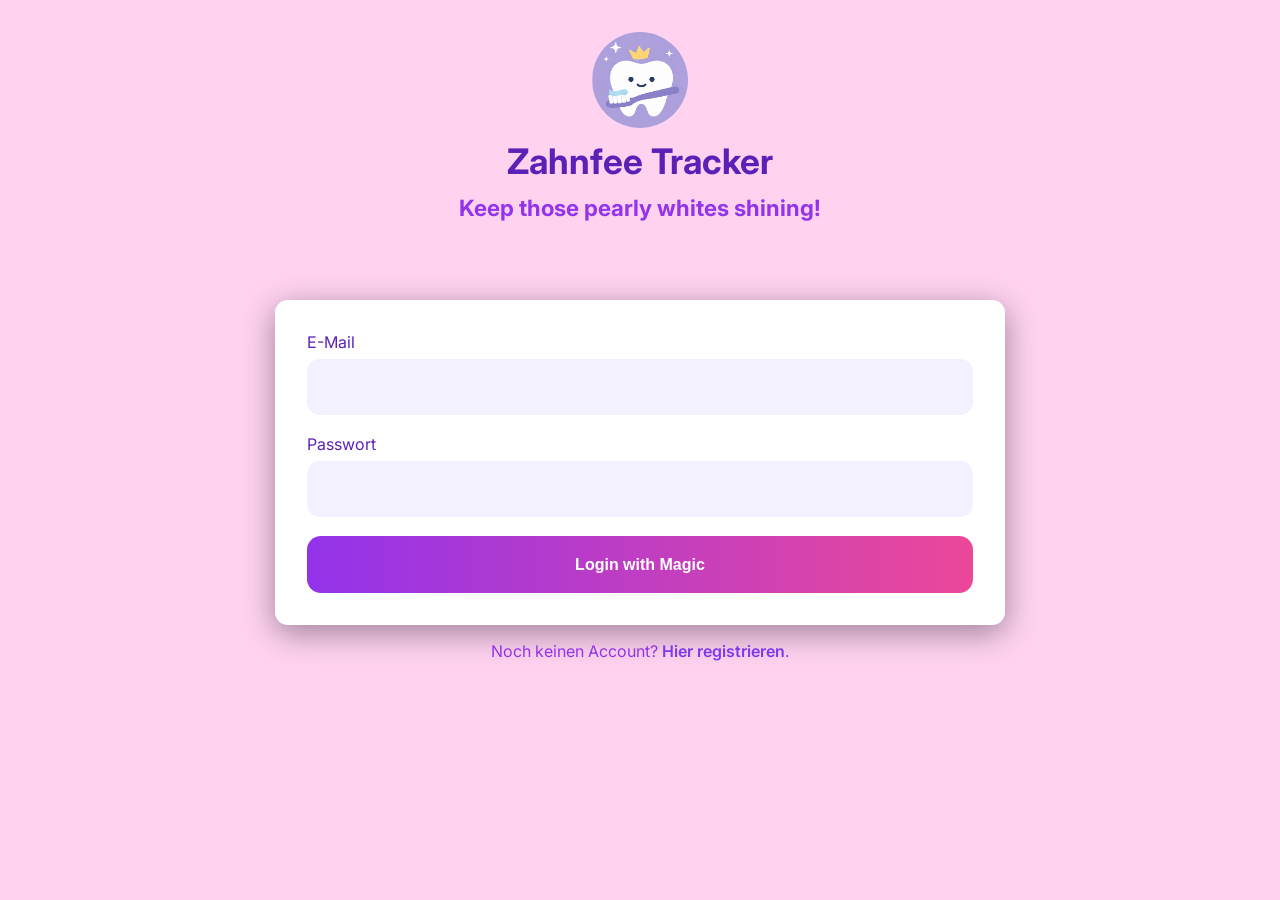
<file: index.html>
<!doctype html>
<html lang="en">
  <head>
    <meta charset="UTF-8" />
    <meta http-equiv="refresh" content="0; url=pages/login.html" />
    <script>
      window.location.replace("pages/login.html");
    </script>
    <title>Redirecting</title>
  </head>
  <body>
    <p>Redirecting to login...</p>
  </body>
</html>
</file>
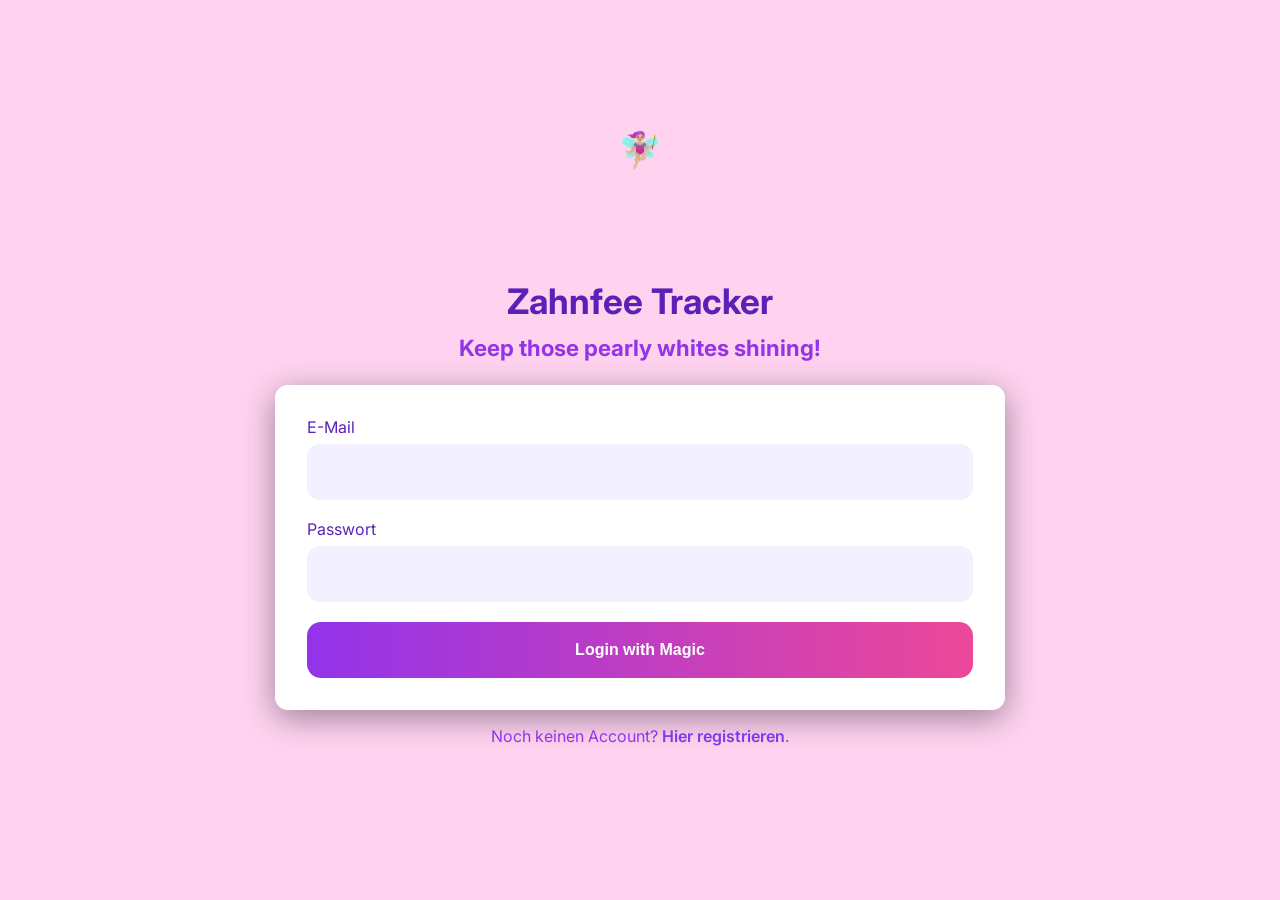
<file: login.html>
<!doctype html>
<html lang="en">
  <head>
    <meta charset="UTF-8" />
    <meta name="viewport" content="width=device-width, initial-scale=1.0" />
    <title>Login</title>
    <link rel="preconnect" href="https://fonts.googleapis.com" />
    <link rel="preconnect" href="https://fonts.gstatic.com" crossorigin />
    <link
      href="https://fonts.googleapis.com/css2?family=Inter:ital,opsz,wght@0,14..32,100..900;1,14..32,100..900&display=swap"
      rel="stylesheet"
    />
    <link rel="stylesheet" href="css/style.css" />
  </head>
  <body>
    <div id="login">
      <h1 id="loginIcon">🧚🏼‍♀️</h1>
      <h1>Zahnfee Tracker</h1>
      <h3>Keep those pearly whites shining!</h3>

      <form id="loginForm">
        <div>
          <label>E-Mail</label>
          <input type="email" id="email" required />
        </div>
        <div>
          <label>Passwort</label>
          <input type="password" id="password" required />
        </div>
        <button type="submit">Login with Magic</button>
      </form>

      <p>Noch keinen Account? <a href="register.html">Hier registrieren</a>.</p>
    </div>

    <script src="js/login.js"></script>
  </body>
</html>
</file>
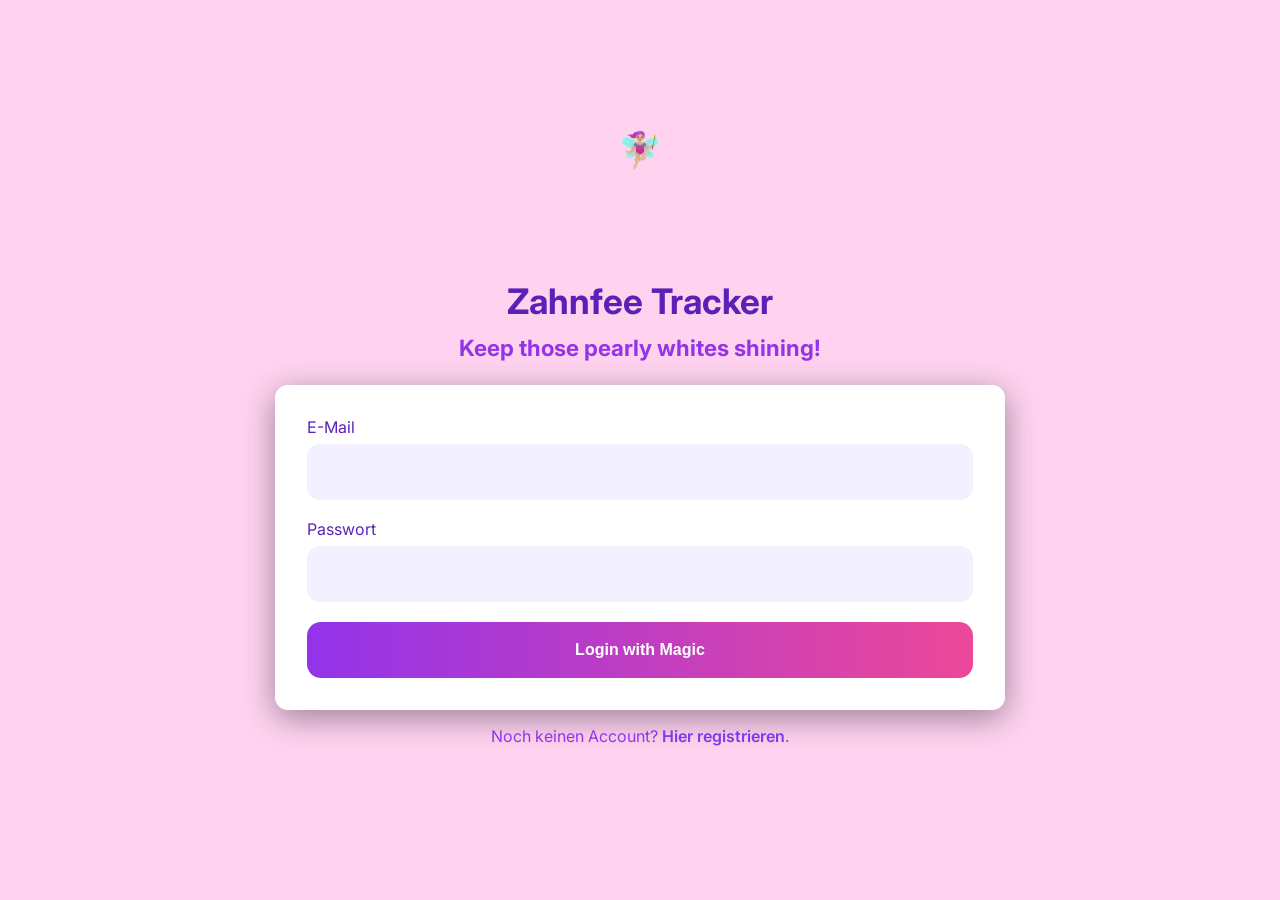
<file: protected.html>
<!doctype html>
<html lang="en">
  <head>
    <meta charset="UTF-8" />
    <title>Protected Page</title>
    <link rel="stylesheet" href="css/style.css" />
  </head>
  <body>
    <h1>Protected Page</h1>

    <!-- This is where we'll dynamically show the protected content -->
    <div id="protectedContent">
      <h2>Welcome, <span id="userEmail"></span>!</h2>
      <p>Your user ID is: <span id="userId"></span></p>
    </div>

    <button id="logoutBtn">Logout</button>

    <script src="js/protected.js"></script>
    <script src="js/logout.js"></script>
  </body>
</html>
</file>
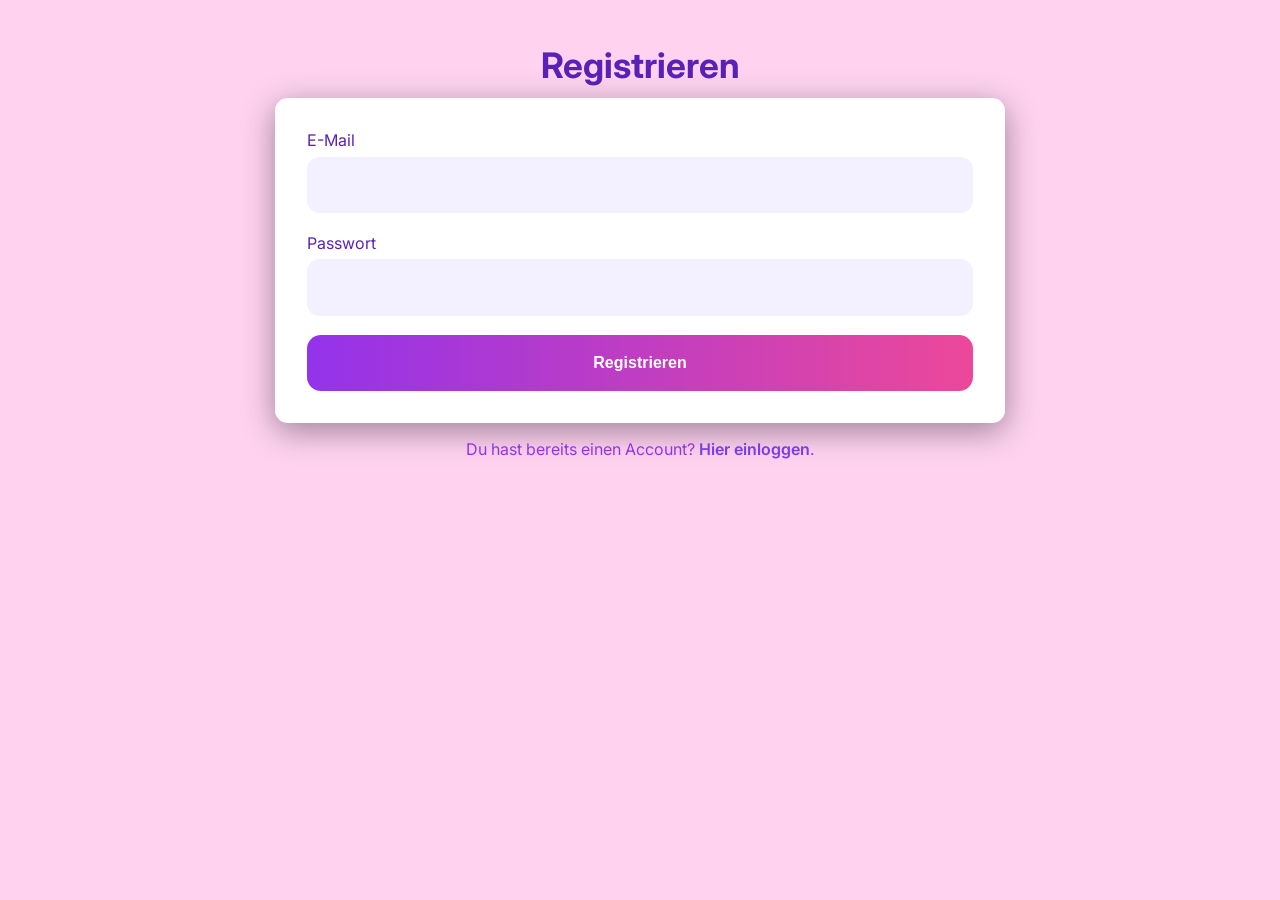
<file: register.html>
<!doctype html>
<html lang="en">
  <head>
    <meta charset="UTF-8" />
    <meta name="viewport" content="width=device-width, initial-scale=1.0" />
    <title>Login</title>
    <link rel="preconnect" href="https://fonts.googleapis.com" />
    <link rel="preconnect" href="https://fonts.gstatic.com" crossorigin />
    <link
      href="https://fonts.googleapis.com/css2?family=Inter:ital,opsz,wght@0,14..32,100..900;1,14..32,100..900&display=swap"
      rel="stylesheet"
    />
    <link rel="stylesheet" href="css/style.css" />
  </head>
  <body>
    <div id="register">
      <h1>Registrieren</h1>
      <form id="registerForm">
        <div>
          <label>E-Mail</label>
          <input type="email" id="email" required />
        </div>
        <div>
          <label>Passwort</label>
          <input type="password" id="password" required />
        </div>
        <button type="submit">Registrieren</button>
      </form>
      <p>
        Du hast bereits einen Account? <a href="login.html">Hier einloggen</a>.
      </p>
    </div>
    <script src="js/register.js"></script>
  </body>
</html>
</file>
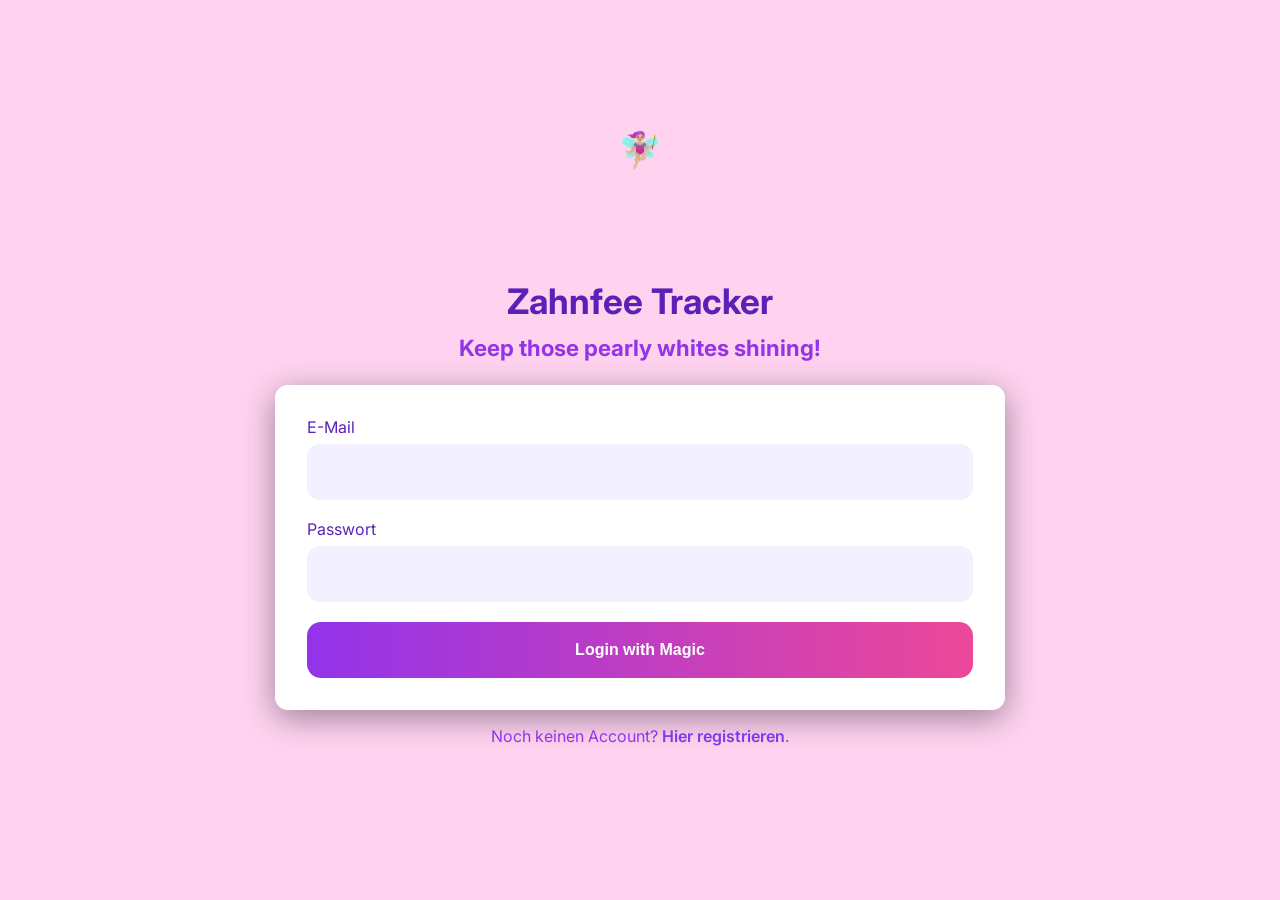
<file: html/login.html>
<!doctype html>
<html lang="en">
  <head>
    <meta charset="UTF-8" />
    <meta name="viewport" content="width=device-width, initial-scale=1.0" />
    <title>Login</title>
    <link rel="preconnect" href="https://fonts.googleapis.com" />
    <link rel="preconnect" href="https://fonts.gstatic.com" crossorigin />
    <link
      href="https://fonts.googleapis.com/css2?family=Inter:ital,opsz,wght@0,14..32,100..900;1,14..32,100..900&display=swap"
      rel="stylesheet"
    />
    <link rel="stylesheet" href="../css/style.css" />
  </head>
  <body>
    <div id="login">
      <h1 id="loginIcon">🧚🏼‍♀️</h1>
      <h1>Zahnfee Tracker</h1>
      <h3>Keep those pearly whites shining!</h3>

      <form id="loginForm">
        <div>
          <label>E-Mail</label>
          <input type="email" id="email" required />
        </div>
        <div>
          <label>Passwort</label>
          <input type="password" id="password" required />
        </div>
        <button type="submit">Login with Magic</button>
      </form>

      <p>Noch keinen Account? <a href="register.html">Hier registrieren</a>.</p>
    </div>

    <script src="../js/login.js"></script>
  </body>
</html>
</file>
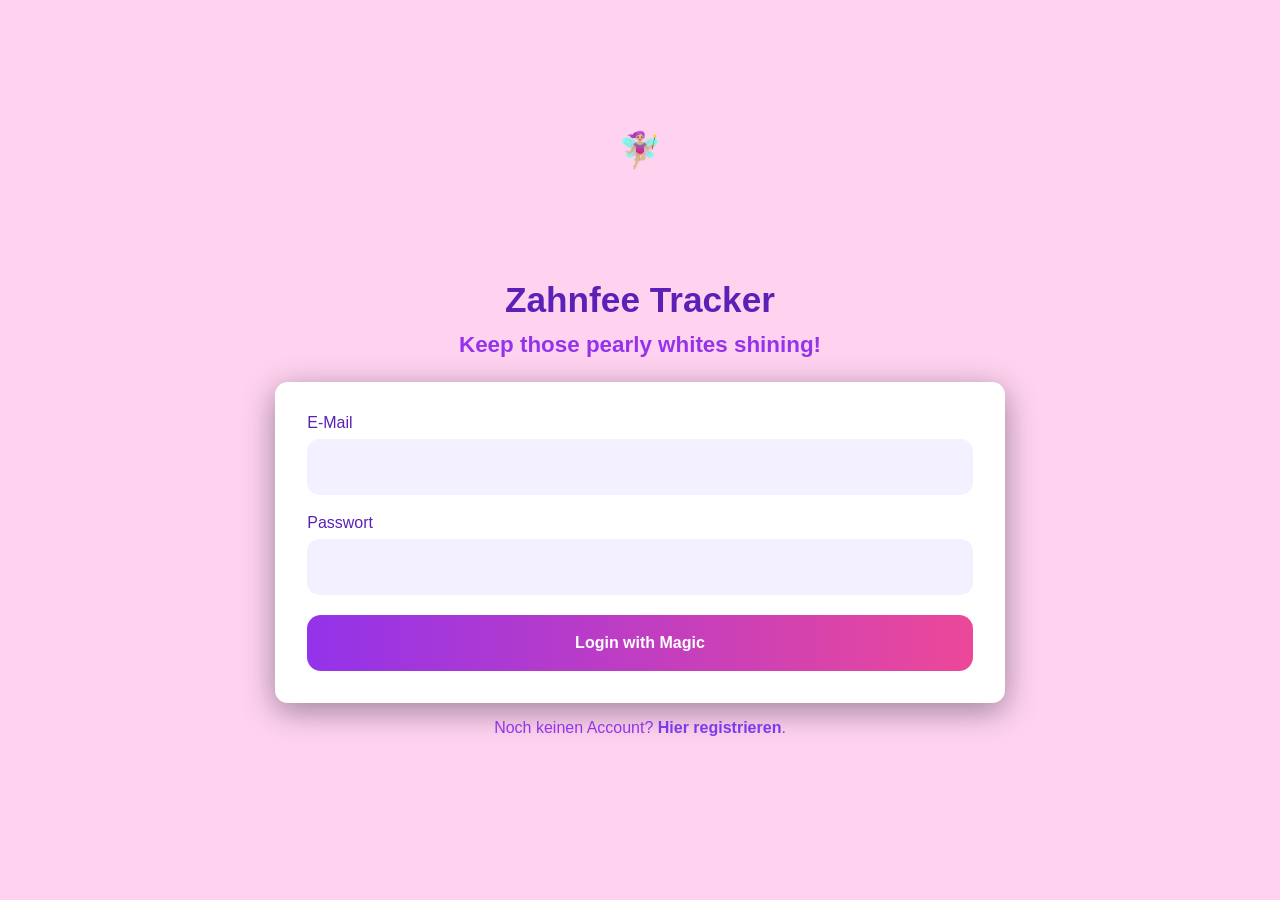
<file: html/protected.html>
<!doctype html>
<html lang="en">
  <head>
    <meta charset="UTF-8" />
    <title>Protected Page</title>
    <link rel="stylesheet" href="../css/style.css" />
  </head>
  <body>
    <h1>Protected Page</h1>

    <!-- This is where we'll dynamically show the protected content -->
    <div id="protectedContent">
      <h2>Welcome, <span id="userEmail"></span>!</h2>
      <p>Your user ID is: <span id="userId"></span></p>
    </div>

    <button id="logoutBtn">Logout</button>

    <script src="../js/protected.js"></script>
    <script src="../js/logout.js"></script>
  </body>
</html>
</file>
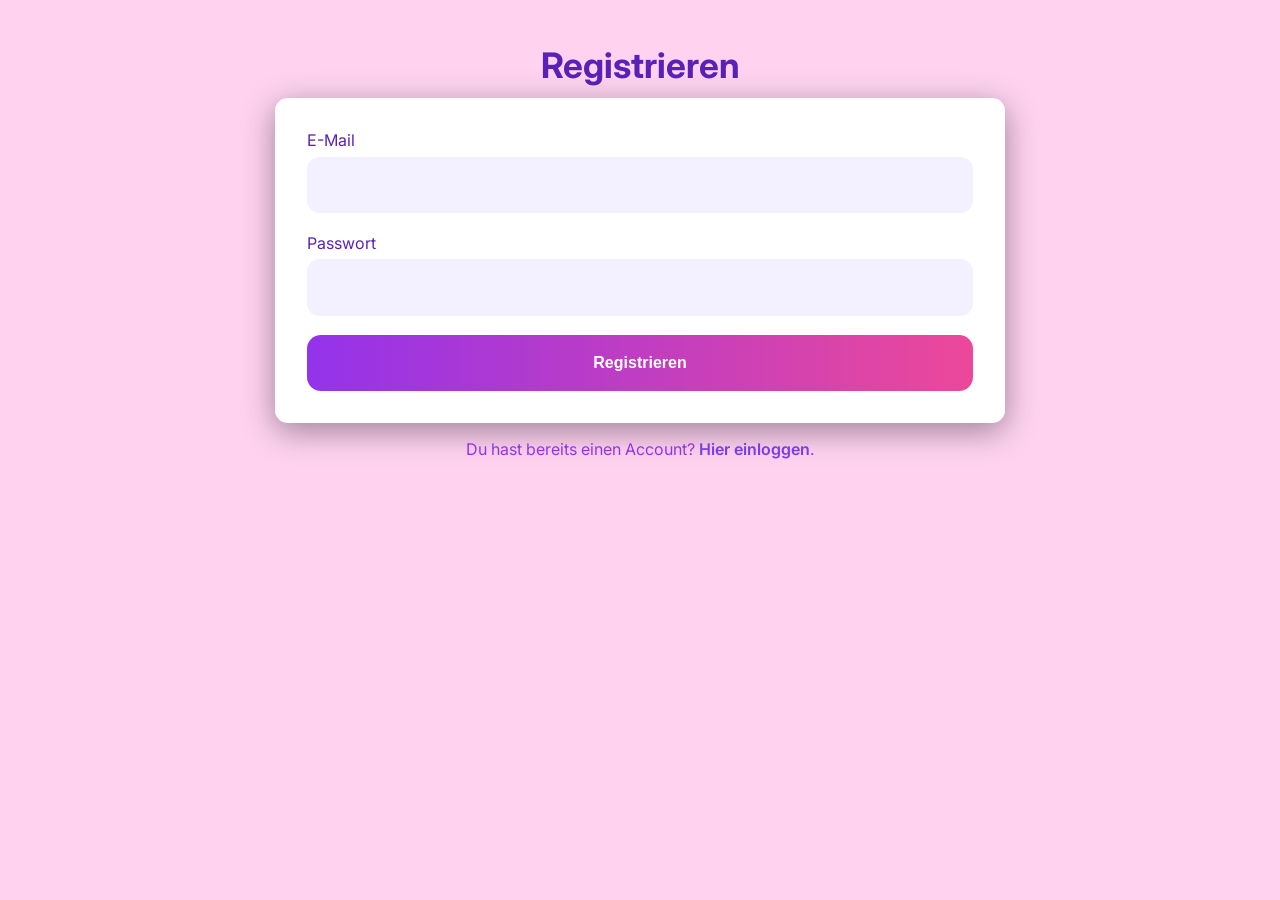
<file: html/register.html>
<!doctype html>
<html lang="en">
  <head>
    <meta charset="UTF-8" />
    <meta name="viewport" content="width=device-width, initial-scale=1.0" />
    <title>Login</title>
    <link rel="preconnect" href="https://fonts.googleapis.com" />
    <link rel="preconnect" href="https://fonts.gstatic.com" crossorigin />
    <link
      href="https://fonts.googleapis.com/css2?family=Inter:ital,opsz,wght@0,14..32,100..900;1,14..32,100..900&display=swap"
      rel="stylesheet"
    />
    <link rel="stylesheet" href="../css/style.css" />
  </head>
  <body>
    <div id="register">
      <h1>Registrieren</h1>
      <form id="registerForm">
        <div>
          <label>E-Mail</label>
          <input type="email" id="email" required />
        </div>
        <div>
          <label>Passwort</label>
          <input type="password" id="password" required />
        </div>
        <button type="submit">Registrieren</button>
      </form>
      <p>
        Du hast bereits einen Account? <a href="login.html">Hier einloggen</a>.
      </p>
    </div>
    <script src="../js/register.js"></script>
  </body>
</html>
</file>
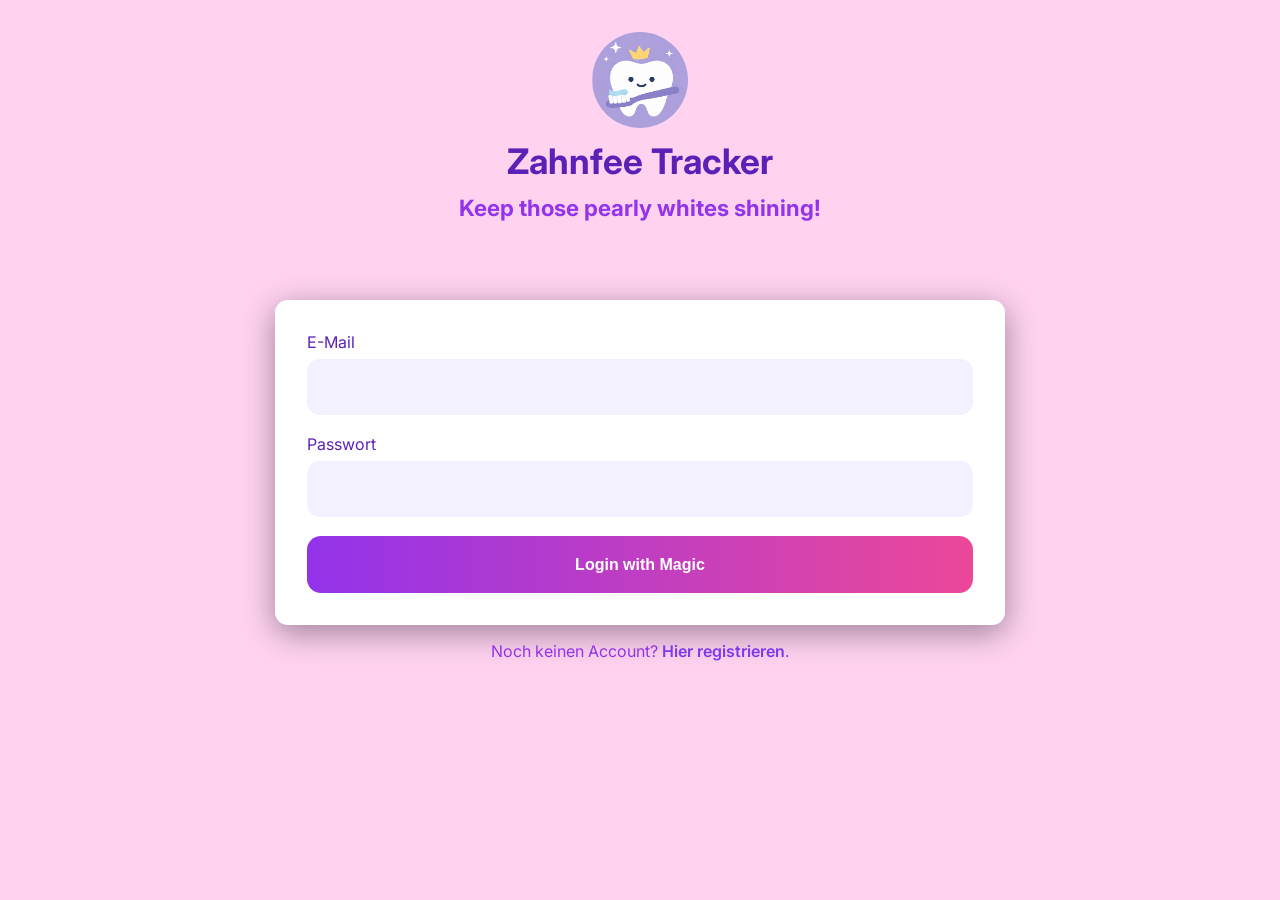
<file: pages/login.html>
<!doctype html>
<html lang="en">
  <head>
    <meta charset="UTF-8" />
    <meta name="viewport" content="width=device-width, initial-scale=1.0" />
    <title>Login</title>
    <link rel="preconnect" href="https://fonts.googleapis.com" />
    <link rel="preconnect" href="https://fonts.gstatic.com" crossorigin />
    <link
      href="https://fonts.googleapis.com/css2?family=Inter:ital,opsz,wght@0,14..32,100..900;1,14..32,100..900&display=swap"
      rel="stylesheet"
    />
    <link rel="stylesheet" href="../css/style.css" />
  </head>
  <body>
    <div id="login">
      <img
        src="../resources/assets/logoIcon.png"
        alt="Icon eines Zahns"
        id="loginIcon"
      />
      <h1>Zahnfee Tracker</h1>
      <h3>Keep those pearly whites shining!</h3>

      <p id="authMessage" class="auth-message" aria-live="polite"></p>

      <!-- Display auth status above the form -->
      <!-- Login form -->
      <form id="loginForm">
        <div>
          <label>E-Mail</label>
          <input type="email" id="email" required />
        </div>
        <div>
          <label>Passwort</label>
          <input type="password" id="password" required />
        </div>
        <button type="submit">Login with Magic</button>
      </form>

      <p>Noch keinen Account? <a href="register.html">Hier registrieren</a>.</p>
    </div>

    <script src="../js/login.js?v=2"></script>
  </body>
</html>
</file>
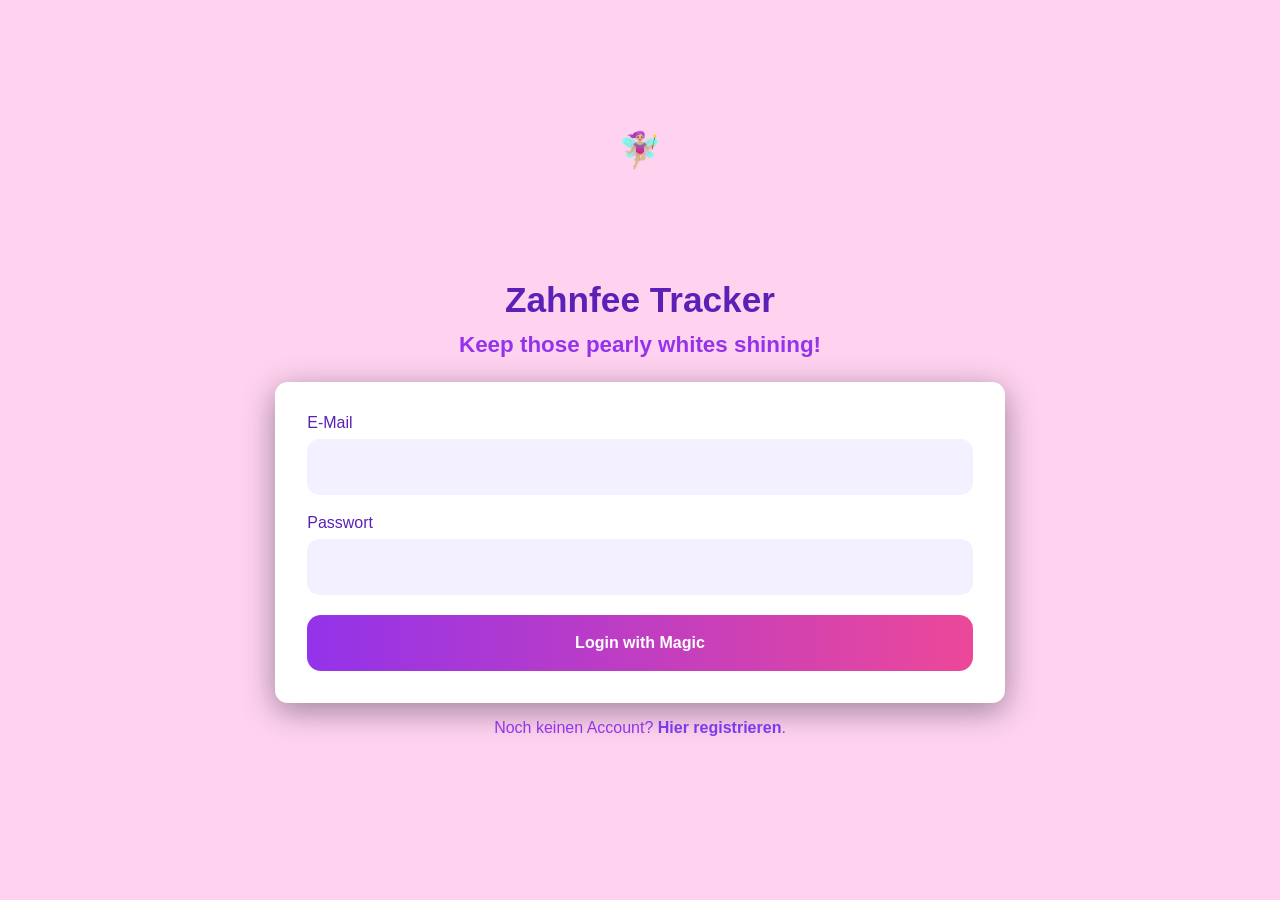
<file: pages/protected.html>
<!doctype html>
<html lang="en">
  <head>
    <meta charset="UTF-8" />
    <title>Protected Page</title>
    <link rel="stylesheet" href="../css/style.css" />
  </head>
  <body>
    <h1>Protected Page</h1>

    <!-- This is where we'll dynamically show the protected content -->
    <div id="protectedContent">
      <h2>Welcome, <span id="userEmail"></span>!</h2>
      <p>Your user ID is: <span id="userId"></span></p>
    </div>

    <!-- Logout button (posts to API) -->
    <button id="logoutBtn">Logout</button>

    <script src="../js/protected.js"></script>
    <script src="../js/logout.js"></script>
  </body>
</html>
</file>
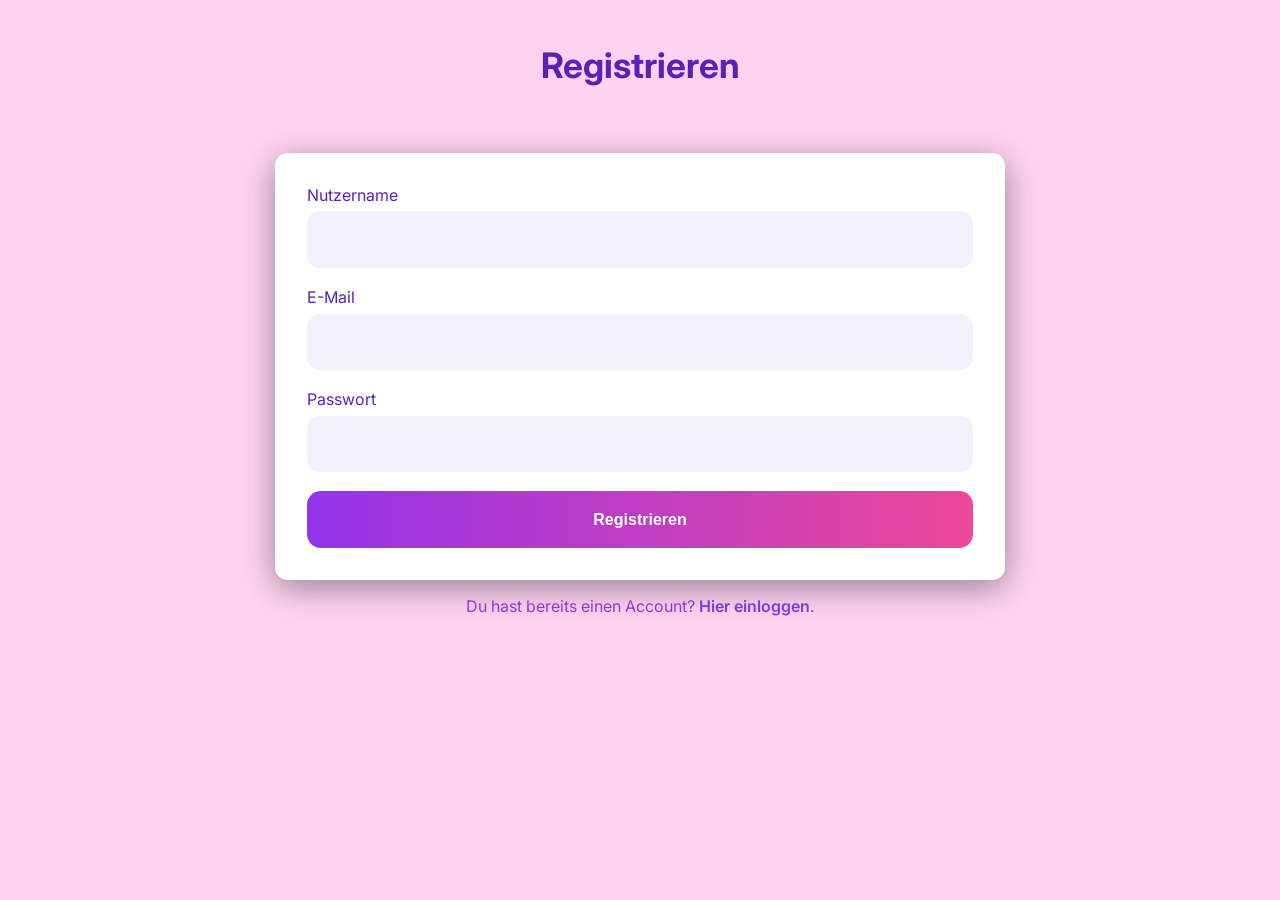
<file: pages/register.html>
<!doctype html>
<html lang="en">
  <head>
    <meta charset="UTF-8" />
    <meta name="viewport" content="width=device-width, initial-scale=1.0" />
    <title>Login</title>
    <link rel="preconnect" href="https://fonts.googleapis.com" />
    <link rel="preconnect" href="https://fonts.gstatic.com" crossorigin />
    <link
      href="https://fonts.googleapis.com/css2?family=Inter:ital,opsz,wght@0,14..32,100..900;1,14..32,100..900&display=swap"
      rel="stylesheet"
    />
    <link rel="stylesheet" href="../css/style.css" />
  </head>
  <body>
    <div id="register">
      <h1>Registrieren</h1>
      <p id="authMessage" class="auth-message" aria-live="polite"></p>
      <!-- Display registration status here -->
      <!-- Registration form -->
      <form id="registerForm">
        <div>
          <label>Nutzername</label>
          <input type="text" id="username" maxlength="20" required />
        </div>
        <div>
          <label>E-Mail</label>
          <input type="email" id="email" required />
        </div>
        <div>
          <label>Passwort</label>
          <input type="password" id="password" required />
        </div>
        <button type="submit">Registrieren</button>
      </form>
      <p>
        Du hast bereits einen Account? <a href="login.html">Hier einloggen</a>.
      </p>
    </div>
    <script src="../js/register.js"></script>
  </body>
</html>
</file>
<file: css/style.css>
/* ============================================================
   GLOBAL RESET
   Removes default browser margin and padding, and keeps box sizing
   predictable so spacing stays consistent across the app.
   ============================================================ */

* {
  box-sizing: border-box;
  margin: 0;
  padding: 0;
}

/* ============================================================
   BASE STYLES
   Sets the page background, font, and main column layout.
   ============================================================ */

body {
  width: 100%;
  background: #ffd3f0;
  font-family: "Inter", sans-serif;
  min-height: 100vh;
  display: flex;
  flex-direction: column;
}

/* ============================================================
  LOGIN PAGE
  Styles the login screen, form, and message area.
  ============================================================ */

#login {
  background: #ffd3f0;
  display: flex;
  flex-direction: column;
  align-items: center;
  justify-content: center;
  padding: 2rem;
  width: 100%;
}

#loginIcon {
  width: 6em;
  height: 6em;
  display: flex;
  align-items: center;
  justify-content: center;
  border-radius: 50%;
}

#login h1 {
  font-size: 2.2em;
  color: #5b21b6;
  text-align: center;
  margin: 1% 0;
}

#login h3 {
  font-size: 1.4em;
  color: #9333ea;
  text-align: center;
  margin: 0 0 2% 0;
}

.auth-message {
  width: 60%;
  min-height: 1.4rem;
  margin: 0 0 1rem;
  text-align: center;
  font-weight: 600;
  color: #9333ea;
}

.auth-message.success {
  color: #15803d;
}

.auth-message.error {
  color: #b91c1c;
}

#loginForm {
  background: white;
  border-radius: 0.8em;
  padding: 2rem;
  width: 60%;
  box-shadow: 0 8px 32px rgba(10, 6, 21, 0.4);
}

#loginForm label {
  display: block;
  font-size: 1em;
  color: #5b21b6;
  margin-bottom: 1%;
}

#login input[type="email"],
#login input[type="password"] {
  width: 100%;
  box-sizing: border-box;
  padding: 1.2em;
  font-size: 1em;
  background: #f3f0ff;
  border: none;
  border-radius: 0.8em;
  margin-bottom: 1.2rem;
}

#login input[type="email"]::placeholder,
#login input[type="password"]::placeholder {
  color: #a78bfa;
}

#login input[type="email"]:focus,
#login input[type="password"]:focus {
  box-shadow: 0 0 0 2px #c4b5fd;
}

#login button[type="submit"] {
  cursor: pointer;
  width: 100%;
  padding: 1.2em;
  border: none;
  border-radius: 14px;
  background: linear-gradient(90deg, #9333ea, #ec4899);
  color: white;
  font-size: 1em;
  font-weight: 600;
  transition: opacity 0.2s;
}

#login button[type="submit"]:hover {
  opacity: 0.8;
}

#login p {
  margin-top: 1rem;
  font-size: 1em;
  color: #9333ea;
  text-align: center;
}

#login p a {
  color: #7c3aed;
  font-weight: 600;
  text-decoration: none;
}

#login p a:hover {
  text-decoration: underline;
}

/* ============================================================
  REGISTER PAGE
  Styles the register screen and its form fields.
  ============================================================ */
#register {
  display: flex;
  flex-direction: column;
  align-items: center;
  justify-content: center;
  padding: 2rem;
  width: 100%;
}

#register h1 {
  font-size: 2.2em;
  color: #5b21b6;
  text-align: center;
  margin: 1% 0;
}

#register .auth-message {
  width: 60%;
}

#registerForm {
  background: white;
  border-radius: 0.8em;
  padding: 2rem;
  width: 60%;
  box-shadow: 0 8px 32px rgba(10, 6, 21, 0.4);
}

#registerForm label {
  display: block;
  font-size: 1em;
  color: #5b21b6;
  margin-bottom: 1%;
}

#register input[type="text"],
#register input[type="email"],
#register input[type="password"] {
  width: 100%;
  box-sizing: border-box;
  padding: 1.2em;
  font-size: 1em;
  background: #f3f0ff;
  border: none;
  border-radius: 0.8em;
  margin-bottom: 1.2rem;
}

#register input[type="text"]::placeholder,
#register input[type="email"]::placeholder,
#register input[type="password"]::placeholder {
  color: #a78bfa;
}

#register input[type="text"]:focus,
#register input[type="email"]:focus,
#register input[type="password"]:focus {
  box-shadow: 0 0 0 2px #c4b5fd;
}

#register button[type="submit"] {
  cursor: pointer;
  width: 100%;
  padding: 1.2em;
  border: none;
  border-radius: 14px;
  background: linear-gradient(90deg, #9333ea, #ec4899);
  color: white;
  font-size: 1em;
  font-weight: 600;
  transition: opacity 0.2s;
}

#register button[type="submit"]:hover {
  opacity: 0.8;
}

#register p {
  margin-top: 1rem;
  font-size: 1em;
  color: #9333ea;
  text-align: center;
}

#register p a {
  color: #7c3aed;
  font-weight: 600;
  text-decoration: none;
}

#register p a:hover {
  text-decoration: underline;
}

/* ============================================================
  SETTINGS PAGE
  Handles the account card, edit rows, and logout button.
  ============================================================ */

#settingsPage {
  width: 100%;
  min-height: 100vh;
  display: flex;
  flex-direction: column;
}

#settingsContainer {
  width: 100%;
  display: flex;
  justify-content: center;
  align-items: flex-start;
  padding: 0 1rem 1.5rem;
}

#settingsCard {
  width: min(760px, 100%);
  background: white;
  border-radius: 0.8em;
  padding: 2rem;
  box-shadow: 0 8px 32px rgba(10, 6, 21, 0.4);
}

#settingsCard h2 {
  color: #5b21b6;
  font-size: 1.4em;
  margin-bottom: 0.5rem;
}

.settings-message {
  min-height: 1.4rem;
  margin-bottom: 1rem;
  color: #9333ea;
}

.setting-row {
  display: flex;
  align-items: flex-start;
  justify-content: space-between;
  gap: 1rem;
  padding: 1rem 0;
  border-top: 1px solid #ece7ff;
}

.setting-row.editing {
  align-items: center;
}

.setting-row:first-of-type {
  border-top: none;
  padding-top: 0.25rem;
}

.setting-info {
  flex: 1;
  min-width: 0;
}

.setting-label {
  display: block;
  color: #5b21b6;
  font-weight: 700;
  margin-bottom: 0.35rem;
}

.setting-value {
  color: #2a0081;
  word-break: break-word;
}

.setting-edit-form {
  width: 100%;
}

.setting-input {
  width: 100%;
  box-sizing: border-box;
  padding: 1.1em 1.2em;
  font-size: 1em;
  background: #f3f0ff;
  border: none;
  border-radius: 0.8em;
}

.setting-input:focus {
  box-shadow: 0 0 0 2px #c4b5fd;
}

.setting-actions {
  display: flex;
  align-items: center;
  gap: 0.75rem;
  flex-shrink: 0;
}

.setting-row.editing .setting-actions {
  align-self: center;
}

.setting-button {
  cursor: pointer;
  border: none;
  border-radius: 14px;
  padding: 0.9em 1.1em;
  font-size: 0.95em;
  font-weight: 600;
}

.setting-button.primary {
  background: linear-gradient(90deg, #9333ea, #ec4899);
  color: white;
}

.setting-button.secondary {
  background: #ede9fe;
  color: #5b21b6;
}

.setting-button:hover {
  opacity: 0.88;
}

#settingsLogoutContainer {
  width: 100%;
  display: flex;
  justify-content: center;
  padding: 0 1rem 1.5rem;
}

.settings-logout-btn {
  min-width: 180px;
}

@media (max-width: 700px) {
  .setting-row {
    flex-direction: column;
  }

  .setting-actions {
    width: 100%;
    justify-content: flex-start;
    flex-wrap: wrap;
  }
}

/* ============================================================
  HOME PAGE
  Styles the champion box, family chart, and page footer.
  ============================================================ */

.begruessung {
  text-align: center;
  color: #2a0081;
  margin: 2% 0;
}

#homeContainer {
  display: grid;
  grid-template-columns: 1fr;
  gap: 1rem;
  padding: 0 1rem;
  margin-bottom: 1rem;
}

#championContainer {
  background: #2a0081;
  border-radius: 1em;
  padding: 1rem 1.5rem;
  margin: 0;
  display: flex;
  flex-direction: column;
  justify-content: center;
  align-items: center;
}

#championContainer h2 {
  font-size: 1.1em;
  font-weight: 700;
  color: #b7e7fc;
  margin-bottom: 0.5rem;
}

#championInfo,
#familienStreakInfo {
  display: flex;
  align-items: center;
  gap: 0.8rem;
}

#championEmoji,
#familienStreakEmoji {
  font-size: 2.5em;
}

#championName,
#familienStreakName {
  font-weight: 600;
  font-size: 1em;
  color: #b7e7fc;
}

#championScore,
#familienStreakScore {
  font-size: 0.9em;
  color: #b7e7fc;
}

.streakContainer {
  background: #2a0081;
  border-radius: 1em;
  padding: 1rem 1.5rem;
  margin: 0;
}

.streakContainer h1,
.streakContainer h2,
.streakContainer p {
  text-align: center;
}

.streakContainer h2 {
  font-size: 1.1em;
}

.streakContainer h2 {
  color: #b7e7fc;
  font-weight: 600;
}

.streakContainer h1 {
  color: #b7e7fc;
  font-size: 3em;
  font-weight: 700;
}

.streakContainer p {
  color: #b7e7fc;
  font-weight: 200;
}

#balkendiagrammContainer h2 {
  text-align: left;
}

#balkendiagramm {
  max-width: 100%;
  display: block;
}

#familienChart {
  width: 100%;
}

footer {
  position: sticky;
  bottom: 0;
  left: 0;
  right: 0;
  display: flex;
  justify-content: space-around;
  align-items: center;
  background: white;
  padding: 0.8em 0;
  margin-top: auto;
}

footer a {
  text-decoration: none;
}

.footerIcon {
  display: flex;
  flex-direction: column;
  align-items: center;
  font-size: 1em;
  color: #2a0081;
  background: none;
  border: none;
  cursor: pointer;
  padding: 2% 4%;
}

.footerIcon.aktiv {
  color: #ba1650;
  background: #fde8f5;
  border-radius: 1em;
}

/* ============================================================
  STATS PAGE
  Styles the member selector, streak card, and chart area.
  ============================================================ */

#statsContainer {
  display: flex;
  flex-direction: column;
  gap: 1rem;
  padding: 0 1rem;
  margin-bottom: 1rem;
}

#statsDiagramme {
  background-color: #2a0081;
  border-radius: 1em;
  padding: 1rem 1.5rem;
  margin: 0;
}

#balkendiagrammContainer {
  display: flex;
  flex-direction: column;
  gap: 0.9rem;
}

#statsDiagramme button:hover {
  background-color: #b7e7fc;
  opacity: 0.8;
}

#balkendiagrammContainer div {
  display: flex;
  justify-content: space-evenly;
  padding-top: 3%;
}

#metrikenMitglieder {
  border-radius: 1em;
  padding: 1rem 1.5rem;
}

/* Member dropdown */
#mitgliederDropdown {
  width: 60%;
  background-color: #ffffff;
  border-style: none;
  border-radius: 15px;
  padding: 1%;
  font-size: 1.05rem;
  font-weight: 600;
  text-align: center;
  text-align-last: center;
  -moz-text-align-last: center;
}

#statsDiagramme button {
  background-color: #f5c700;
  color: #2a0081;
  font-weight: 600;
  padding: 2% 4%;
  border-radius: 12px;
  border: none;
  transition: opacity 0.2s ease;
  cursor: pointer;
}

#balkendiagrammContainer input {
  padding: 0.5% 1%;
  margin: 1% 0;
  border-radius: 15px;
  border-style: none;
}

/* Chart canvas sizing */
#balkenChart {
  display: block;
  width: 100% !important;
  height: 220px !important;
}

/* Home chart sizing */
#familienChart {
  display: block;
  width: 100% !important;
  height: 280px !important;
}

.streak-status {
  margin-top: 0.4rem;
  margin-bottom: 0.4rem;
  color: #b7e7fc;
  font-size: 0.98rem;
  font-weight: 600;
  text-align: center;
}

.begruessung h3 span,
.streakContainer h2 span {
  font-size: 1.12em;
  font-weight: 700;
}

.flatpickr-calendar .flatpickr-day.today,
.flatpickr-calendar .flatpickr-day.stats-today {
  background: #2a0081 !important;
  border-color: #2a0081 !important;
  color: #ffffff !important;
  font-weight: 700;
}

.flatpickr-calendar .flatpickr-day.today:hover,
.flatpickr-calendar .flatpickr-day.stats-today:hover {
  background: #1b1f5e !important;
  border-color: #1b1f5e !important;
  color: #ffffff !important;
}

/* ============================================================
  FAMILY PAGE
  Styles the member cards, edit mode, and add-member form.
  ============================================================ */

#memberForm.hidden {
  display: none;
}

#memberList {
  padding: 0 1rem;
  margin-bottom: 1rem;
}

#memberSection {
  display: grid;
  grid-template-columns: 1fr;
  gap: 1rem;
  padding: 0 1rem;
  margin-bottom: 1rem;
}

#memberForm {
  padding: 3% 0;
  display: flex;
  gap: 1rem;
  width: 100%;
}

#mitgliedParameter {
  display: flex;
  gap: 1rem;
  flex: 1;
}

#addBtn {
  background-color: #f5c700;
  color: #2a0081;
  font-weight: 600;
  padding: 2% 4%;
  border-radius: 12px;
  border: none;
  transition: opacity 0.2s ease;
  cursor: pointer;
}

#addBtn:hover {
  background-color: #b7e7fc;
  opacity: 0.8;
}

#member_name,
#color,
#brush_nr {
  flex: 1;
  padding: 2% 4%;
  border-radius: 12px;
  border: none;
}

#confirmBtn {
  padding: 2% 4%;
  border-radius: 12px;
  border: none;
  background-color: #ba1650;
  color: #ffd3f0;
  transition: opacity 0.2s ease;
  cursor: pointer;
}

#confirmBtn:hover {
  background-color: #630425;
  opacity: 0.8;
}

.member-box {
  display: grid;
  grid-template-columns: minmax(0, 1fr) auto minmax(0, 1fr) auto;
  align-items: center;
  column-gap: 1rem;
  padding: 1rem 1.25rem;
  border-radius: 12px;
  margin-bottom: 2.5rem;
  background-color: white;
  box-shadow: 0 6px 18px rgba(10, 6, 21, 0.08);
}

.member-box.editing {
  display: flex;
  align-items: stretch;
  justify-content: space-between;
  gap: 1rem;
}

.member-name {
  font-weight: 600;
  font-size: 1rem;
  margin: 0;
  color: #2a0081;
  justify-self: start;
  min-width: 0;
}

.member-position {
  font-size: 0.95rem;
  color: #5b21b6;
  margin: 0;
  justify-self: center;
  text-align: center;
  grid-column: 2;
}

.button-container {
  display: flex;
  align-items: center;
  gap: 0.45rem;
  flex-shrink: 0;
  justify-self: end;
  grid-column: 4;
}

.edit-btn,
.delete-btn {
  display: inline-flex;
  align-items: center;
  justify-content: center;
  min-width: 2.45rem;
  min-height: 2.45rem;
  padding: 0.45rem;
  border: none;
  border-radius: 10px;
  cursor: pointer;
  transition:
    transform 0.15s ease,
    background 0.2s ease,
    color 0.2s ease;
}

.edit-btn {
  background: rgba(124, 58, 237, 0.1);
  color: #7c3aed;
}

.edit-btn:hover {
  background: rgba(124, 58, 237, 0.18);
  transform: translateY(-1px);
}

.delete-btn {
  background: rgba(231, 76, 60, 0.08);
  color: #e74c3c;
}

.delete-btn:hover {
  background: rgba(231, 76, 60, 0.14);
  transform: translateY(-1px);
}

.edit-btn i,
.delete-btn i {
  font-size: 1.3rem;
}

.ti-pencil {
  display: inline-block;
  border-radius: 0;
  border: none;
}

.edit-name-input,
.member-box select {
  width: 100%;
  padding: 0.75rem 0.9rem;
  font-size: 1rem;
  border: none;
  border-radius: 10px;
  background: #f3f0ff;
  color: #2a0081;
}

.edit-name-input:focus,
.member-box select:focus {
  box-shadow: 0 0 0 2px #c4b5fd;
  outline: none;
}

.member-box input:not(.edit-name-input) {
  background-color: #ffd3f000;
  border-radius: 10px;
  padding: 0.75rem 0.9rem;
}

.member-box .save-btn,
.member-box .cancel-btn {
  padding: 0.65rem 1rem;
  font-size: 0.95rem;
  font-weight: 600;
  border: none;
  border-radius: 10px;
  cursor: pointer;
  transition:
    transform 0.15s ease,
    opacity 0.2s ease;
}

.member-box .save-btn {
  background: linear-gradient(90deg, #9333ea, #ec4899);
  color: white;
}

.member-box .cancel-btn {
  background: #ede9fe;
  color: #5b21b6;
}

.member-box .save-btn:hover,
.member-box .cancel-btn:hover {
  transform: translateY(-1px);
  opacity: 0.9;
}

.member-box .save-btn:focus,
.member-box .cancel-btn:focus,
.edit-btn:focus,
.delete-btn:focus {
  outline: none;
  box-shadow: 0 0 0 2px rgba(196, 181, 253, 0.8);
}

.delete-btn {
  background: none;
}

.delete-btn:hover {
  background: rgba(231, 76, 60, 0.14);
}

.member-color-yellow {
  background-color: #ffdd43;
}
.member-color-red {
  background-color: #ec0520;
  color: white;
}
.member-color-green {
  background-color: #67ff71;
}
.member-color-blue {
  background-color: #b7e7fc;
  color: white;
}
.member-color-purple {
  background-color: #d09dff;
  color: white;
}
.member-color-pink {
  background-color: #ffb3de;
}

.member-box select,
.member-box button:not(.save-btn):not(.cancel-btn):not(.edit-btn):not(.delete-btn) {
  background-color: #ffd3f000;
  border: none;
}

.member-box.editing {
  box-shadow: 0 10px 24px rgba(10, 6, 21, 0.12);
}

/* ------------------- Media Queries ------------------- */

@media (max-width: 700px) {
  #loginForm {
    width: 80%;
  }

  #login h1 {
    margin: 2% 0;
  }

  #login h3 {
    margin: 2% 0 8% 0;
  }

  #registerForm {
    width: 80%;
  }

  #register h1 {
    margin: 2% 0;
  }

  #register h3 {
    margin: 2% 0 8% 0;
  }

  #statsDiagramme button {
    padding: 4% 6%;
  }

  .member-box {
    margin-bottom: 2rem;
  }

  .member-box,
  .member-box.editing {
    padding: 1rem;
    gap: 0.85rem;
  }

  .member-box {
    grid-template-columns: 1fr;
  }

  .member-box.editing {
    display: flex;
    flex-direction: column;
    align-items: stretch;
  }

  .member-name {
    font-size: 1.05rem;
  }

  .member-position {
    margin-top: 0;

  .member-position,
  .button-container {
    grid-column: auto;
  }
  }

  .button-container {
    width: 100%;
    justify-content: flex-start;
  }

  .edit-btn,
  .delete-btn {
    min-width: 2.8rem;
    min-height: 2.8rem;
  }

  .member-box input:not(.edit-name-input),
  .edit-name-input,
  .member-box select,
  .member-box .save-btn,
  .member-box .cancel-btn {
    width: 100%;
  }

  #memberForm {
    align-items: stretch;
  }

  #mitgliedParameter {
    flex-direction: column;
  }

  #confirmBtn {
    align-self: stretch;
  }
}

@media (max-width: 600px) {
  .member-box {
    margin-bottom: 1.5rem;
  }

  .button-container {
    flex-wrap: wrap;
  }

  .edit-btn,
  .delete-btn {
    flex: 1 1 48%;
  }

  #metrikenMitglieder div {
    display: flex;
    flex-direction: column;
    justify-content: space-around;
  }

  #metrikenMitglieder button {
    margin: 3% 0;
  }
}

@media (max-width: 500px) {
  .footerIcon {
    display: flex;
    flex-direction: column;
    align-items: center;
    font-size: 1em;
    color: #2a0081;
    background: none;
    border: none;
    cursor: pointer;
    padding: 2% 4%;
    font-size: 0.8em;
  }

  #balkendiagrammContainer input {
    padding: 1% 2%;
    margin: 3% 0%;
  }
}

@media (max-width: 400px) {
  #homeContainer {
    margin: 0;
  }

  #balkendiagrammContainer div {
    justify-content: space-between;
  }

  #statsDiagramme button {
    padding: 6% 8%;
  }
}
</file>
